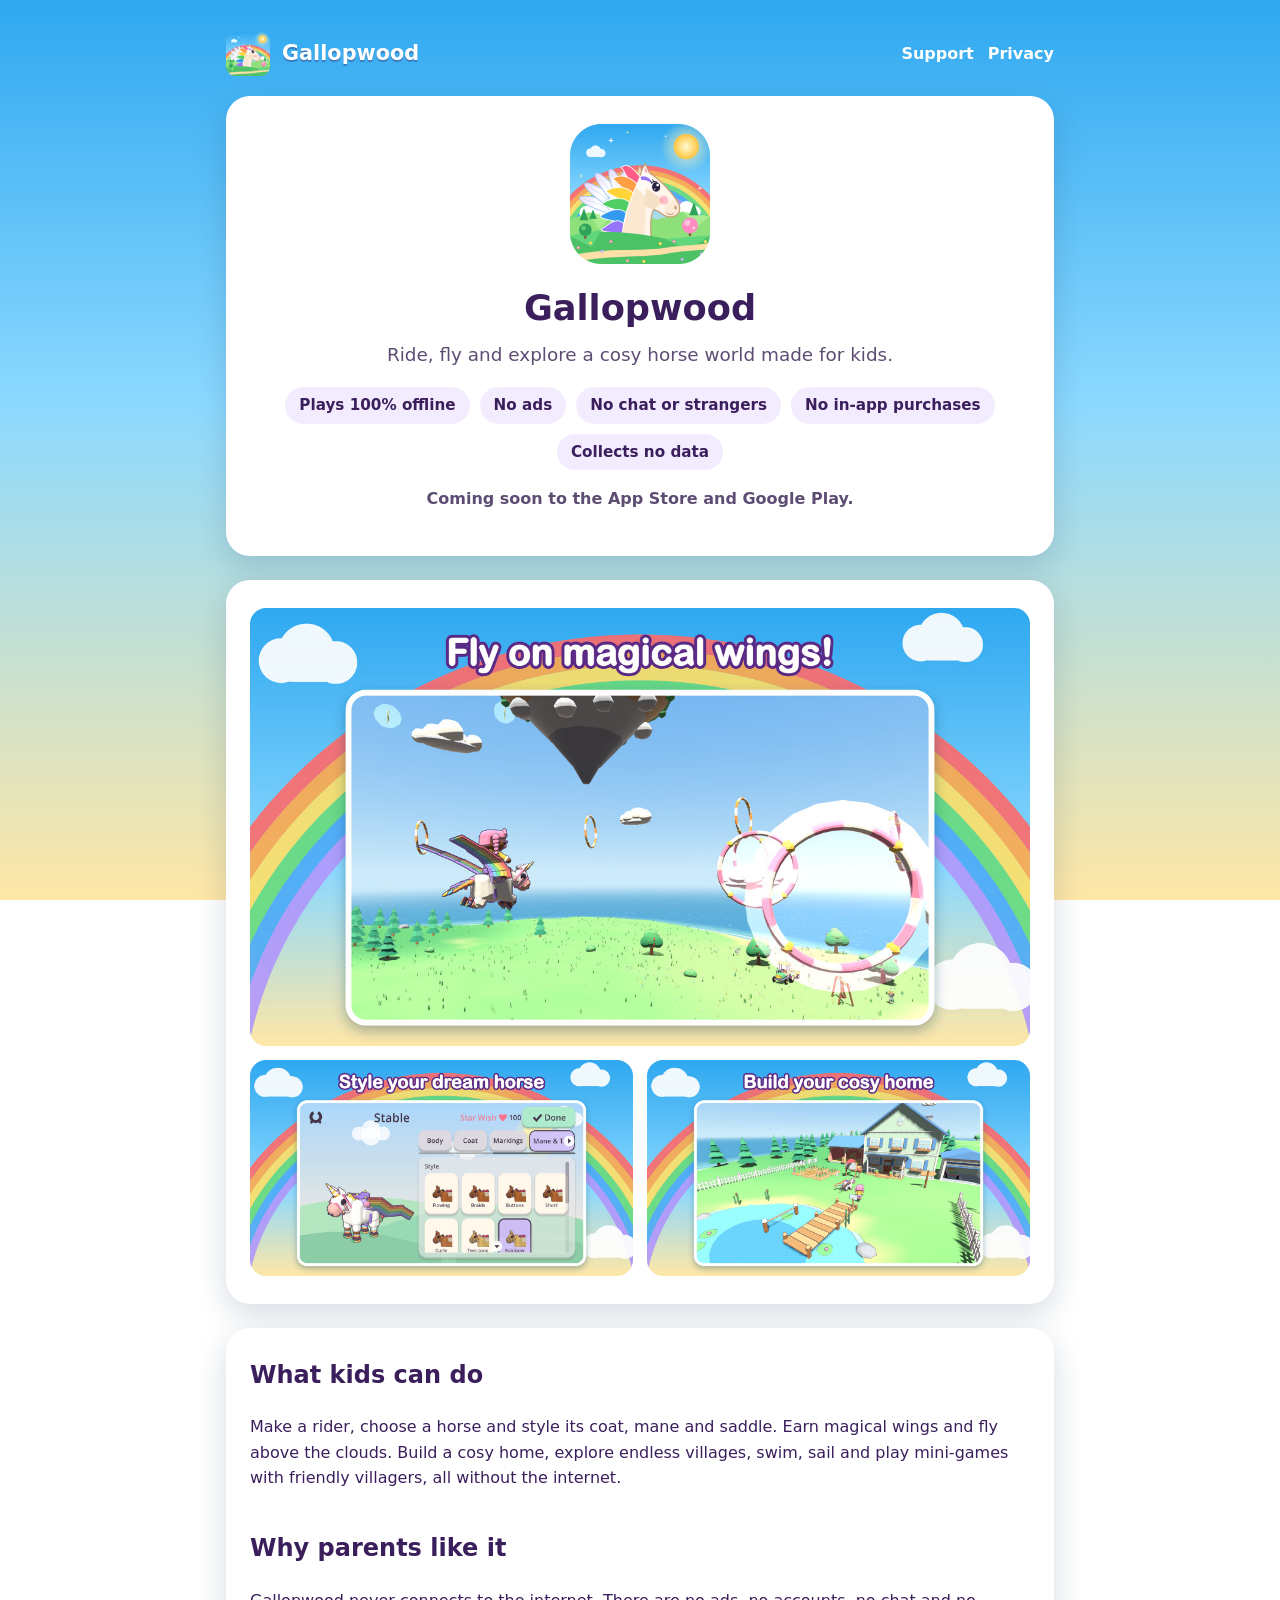
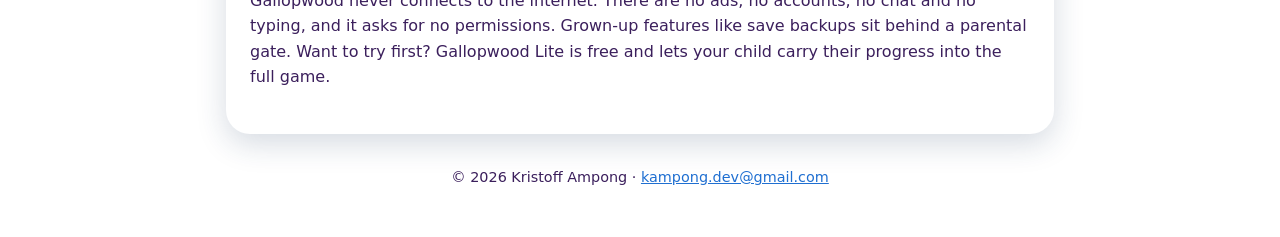
<file: index.html>
<!doctype html>
<html lang="en">
<head>
<meta charset="utf-8">
<meta name="viewport" content="width=device-width, initial-scale=1">
<title>Gallopwood: Horse Adventure</title>
<meta name="description" content="A cosy, fully offline horse adventure for kids. Ride, fly and explore. No ads, no chat, no data collected.">
<link rel="icon" href="assets/favicon.png">
<link rel="stylesheet" href="assets/style.css">
</head>
<body>
<div class="wrap">
  <header class="top">
    <img src="assets/favicon.png" alt="">
    <a class="brand" href="./">Gallopwood</a>
    <nav><a href="support/">Support</a><a href="privacy/">Privacy</a></nav>
  </header>

  <section class="card hero">
    <img class="icon" src="assets/icon.png" alt="Gallopwood app icon: a winged horse with a rainbow mane">
    <h1>Gallopwood</h1>
    <p class="tag">Ride, fly and explore a cosy horse world made for kids.</p>
    <div class="badges">
      <span class="badge">Plays 100% offline</span>
      <span class="badge">No ads</span>
      <span class="badge">No chat or strangers</span>
      <span class="badge">No in-app purchases</span>
      <span class="badge">Collects no data</span>
    </div>
    <p class="soon">Coming soon to the App Store and Google Play.</p>
  </section>

  <section class="card">
    <div class="shots">
      <img src="assets/shot-fly.jpg" alt="Flying a winged horse through rings in the sky">
      <img src="assets/shot-stable.jpg" alt="Styling a horse in the stable">
      <img src="assets/shot-home.jpg" alt="A cosy home with a garden, pond and dock">
    </div>
  </section>

  <section class="card">
    <h2 style="margin-top:0">What kids can do</h2>
    <p>Make a rider, choose a horse and style its coat, mane and saddle. Earn magical wings and fly above the clouds. Build a cosy home, explore endless villages, swim, sail and play mini-games with friendly villagers, all without the internet.</p>
    <h2>Why parents like it</h2>
    <p>Gallopwood never connects to the internet. There are no ads, no accounts, no chat and no typing, and it asks for no permissions. Grown-up features like save backups sit behind a parental gate. Want to try first? Gallopwood Lite is free and lets your child carry their progress into the full game.</p>
  </section>

  <footer>&copy; 2026 Kristoff Ampong &middot; <a href="mailto:kampong.dev@gmail.com">kampong.dev@gmail.com</a></footer>
</div>
</body>
</html>
</file>
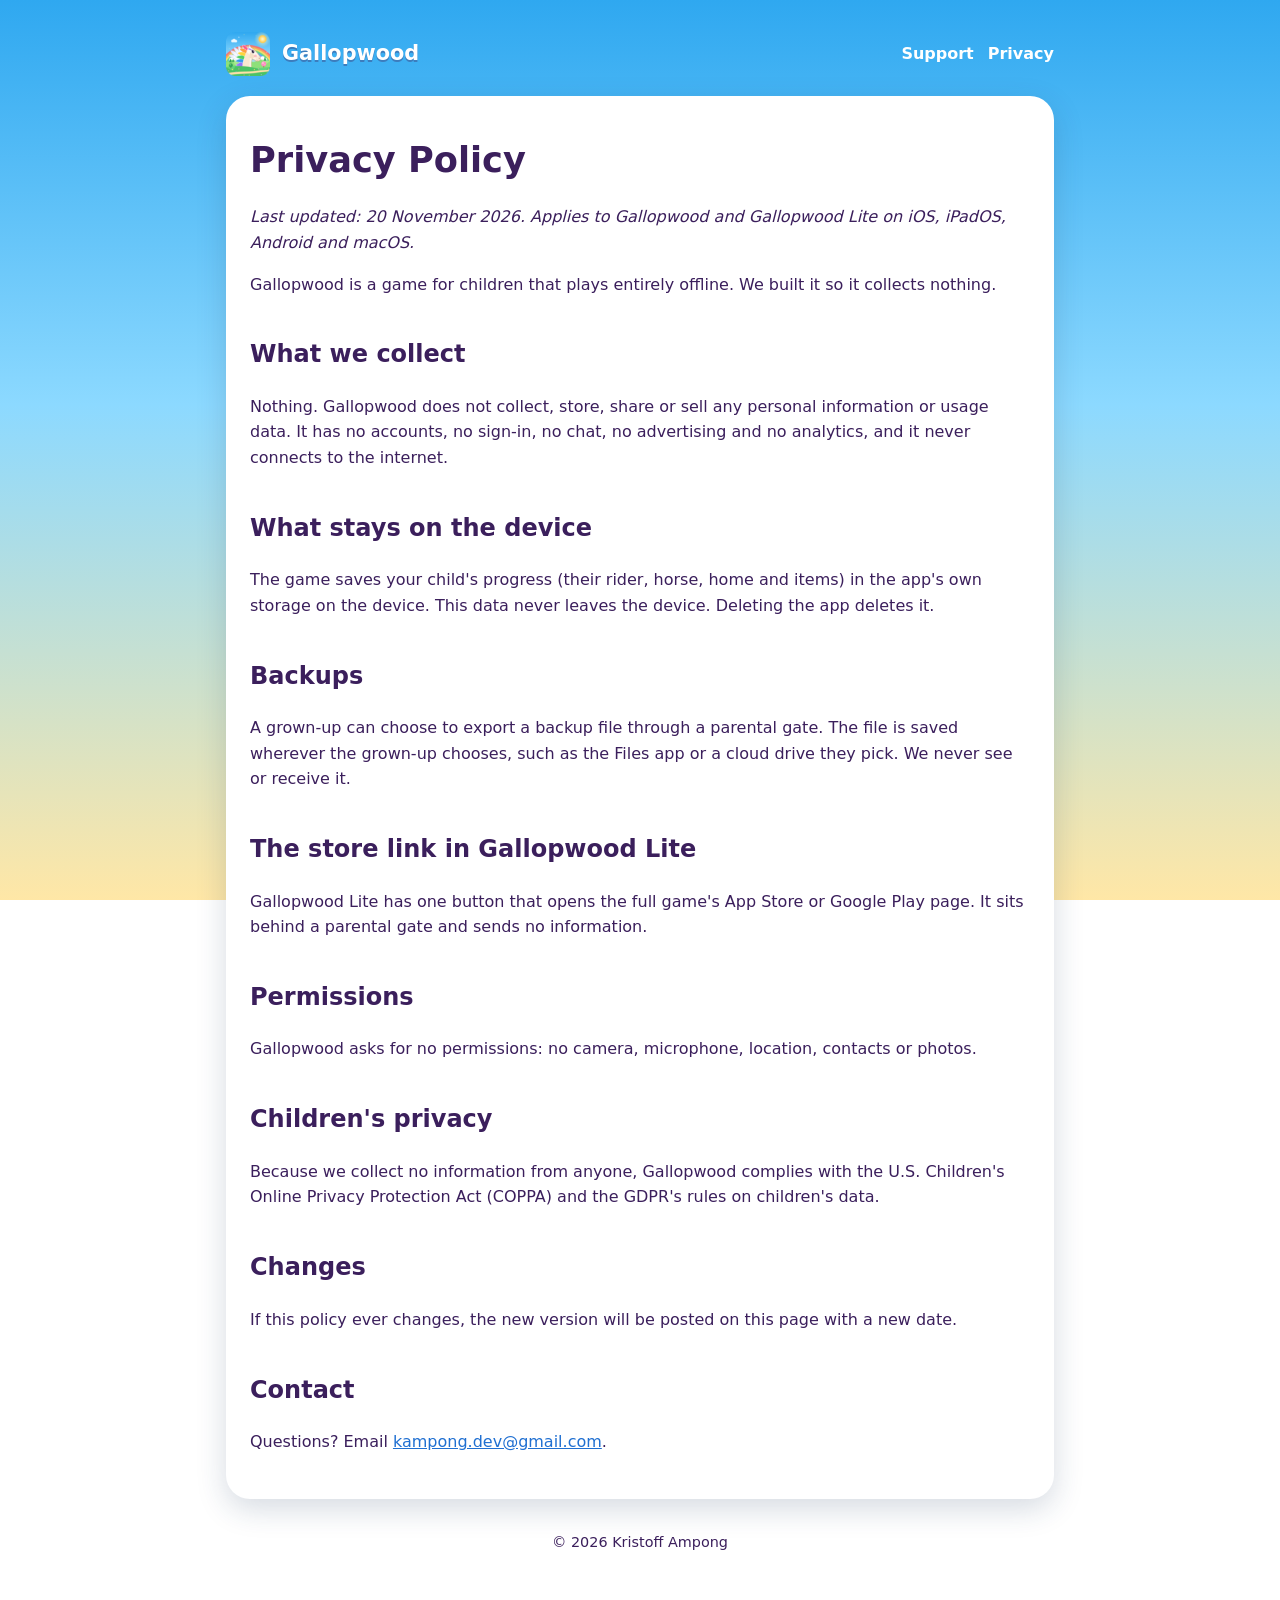
<file: privacy/index.html>
<!doctype html>
<html lang="en">
<head>
<meta charset="utf-8">
<meta name="viewport" content="width=device-width, initial-scale=1">
<title>Privacy Policy · Gallopwood</title>
<link rel="icon" href="../assets/favicon.png">
<link rel="stylesheet" href="../assets/style.css">
</head>
<body>
<div class="wrap">
  <header class="top">
    <img src="../assets/favicon.png" alt="">
    <a class="brand" href="../">Gallopwood</a>
    <nav><a href="../support/">Support</a><a href="./">Privacy</a></nav>
  </header>
  <article class="card">
    <h1>Privacy Policy</h1>
    <p><em>Last updated: 20 November 2026. Applies to Gallopwood and Gallopwood Lite on iOS, iPadOS, Android and macOS.</em></p>
    <p>Gallopwood is a game for children that plays entirely offline. We built it so it collects nothing.</p>

    <h2>What we collect</h2>
    <p>Nothing. Gallopwood does not collect, store, share or sell any personal information or usage data. It has no accounts, no sign-in, no chat, no advertising and no analytics, and it never connects to the internet.</p>

    <h2>What stays on the device</h2>
    <p>The game saves your child's progress (their rider, horse, home and items) in the app's own storage on the device. This data never leaves the device. Deleting the app deletes it.</p>

    <h2>Backups</h2>
    <p>A grown-up can choose to export a backup file through a parental gate. The file is saved wherever the grown-up chooses, such as the Files app or a cloud drive they pick. We never see or receive it.</p>

    <h2>The store link in Gallopwood Lite</h2>
    <p>Gallopwood Lite has one button that opens the full game's App Store or Google Play page. It sits behind a parental gate and sends no information.</p>

    <h2>Permissions</h2>
    <p>Gallopwood asks for no permissions: no camera, microphone, location, contacts or photos.</p>

    <h2>Children's privacy</h2>
    <p>Because we collect no information from anyone, Gallopwood complies with the U.S. Children's Online Privacy Protection Act (COPPA) and the GDPR's rules on children's data.</p>

    <h2>Changes</h2>
    <p>If this policy ever changes, the new version will be posted on this page with a new date.</p>

    <h2>Contact</h2>
    <p>Questions? Email <a href="mailto:kampong.dev@gmail.com">kampong.dev@gmail.com</a>.</p>
  </article>
  <footer>&copy; 2026 Kristoff Ampong</footer>
</div>
</body>
</html>
</file>
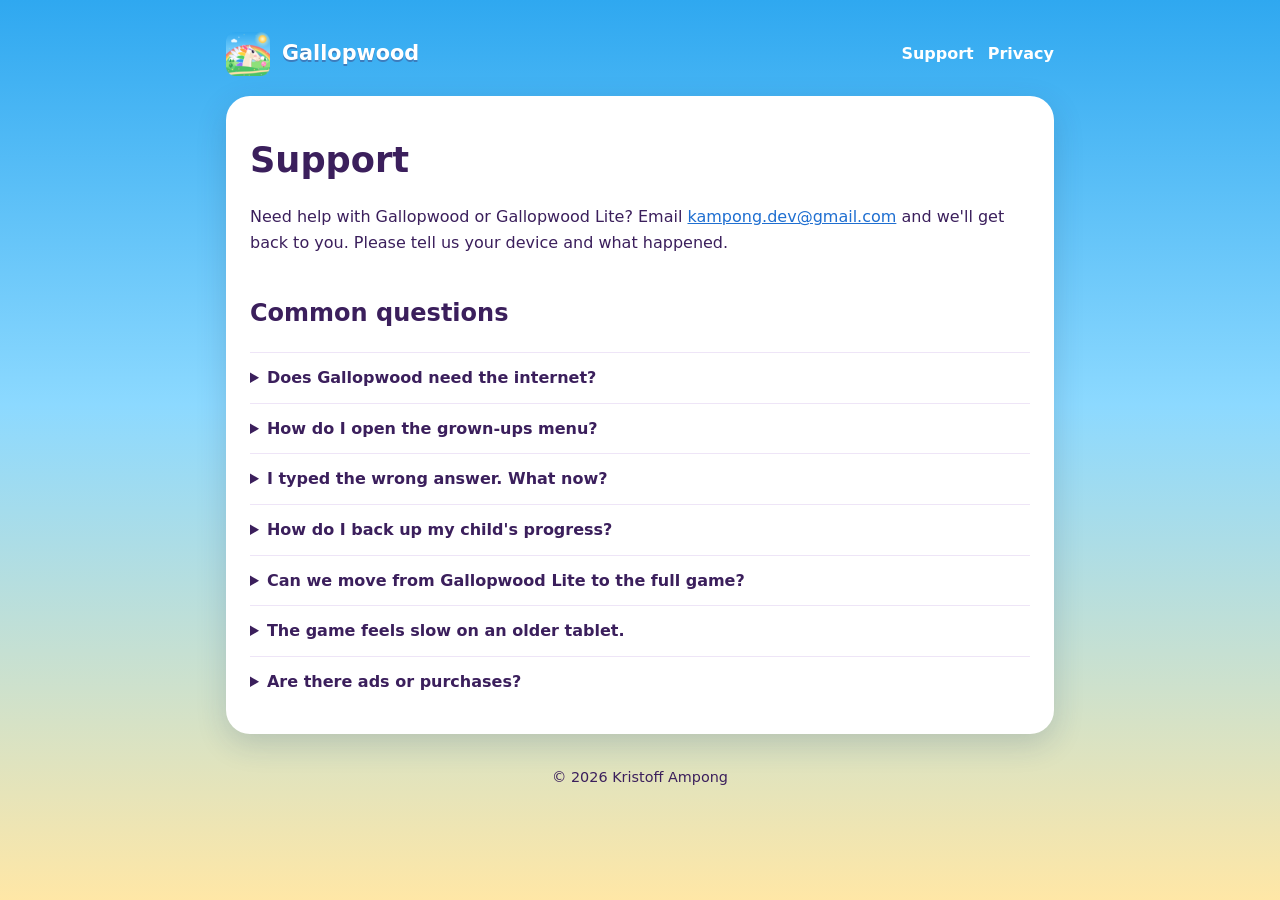
<file: support/index.html>
<!doctype html>
<html lang="en">
<head>
<meta charset="utf-8">
<meta name="viewport" content="width=device-width, initial-scale=1">
<title>Support · Gallopwood</title>
<link rel="icon" href="../assets/favicon.png">
<link rel="stylesheet" href="../assets/style.css">
</head>
<body>
<div class="wrap">
  <header class="top">
    <img src="../assets/favicon.png" alt="">
    <a class="brand" href="../">Gallopwood</a>
    <nav><a href="./">Support</a><a href="../privacy/">Privacy</a></nav>
  </header>
  <article class="card">
    <h1>Support</h1>
    <p>Need help with Gallopwood or Gallopwood Lite? Email <a href="mailto:kampong.dev@gmail.com">kampong.dev@gmail.com</a> and we'll get back to you. Please tell us your device and what happened.</p>

    <h2>Common questions</h2>
    <details><summary>Does Gallopwood need the internet?</summary>
      <p>No. It plays fully offline, so it's great for car trips and flights.</p></details>
    <details><summary>How do I open the grown-ups menu?</summary>
      <p>Open the pause menu and tap Grown-ups. Hold the button for 3 seconds. Then read the sum written in words, such as "twenty-four plus thirteen", type the answer on the number pad and tap OK. The keys move around each time, so children can't learn the pattern.</p></details>
    <details><summary>I typed the wrong answer. What now?</summary>
      <p>The grown-ups menu takes a short break after a wrong answer. Wait about 30 seconds, then try again with a new sum. The break ends when the time is up or when the app is closed and reopened.</p></details>
    <details><summary>How do I back up my child's progress?</summary>
      <p>In the Grown-ups menu, choose Save backup and keep the file somewhere safe, such as the Files app or your cloud drive. To bring it back, choose Restore backup and pick the file.</p></details>
    <details><summary>Can we move from Gallopwood Lite to the full game?</summary>
      <p>Yes. In Lite, choose Save backup in the Grown-ups menu. In the full game, choose Restore backup and pick that file, and everything carries over. On iPhone or iPad, first use the Files app to copy the backup from the Gallopwood Lite folder into the Gallopwood folder.</p></details>
    <details><summary>The game feels slow on an older tablet.</summary>
      <p>Gallopwood picks lighter graphics automatically on older devices. Closing other apps helps. If it still stutters, email us your device model.</p></details>
    <details><summary>Are there ads or purchases?</summary>
      <p>No. Gallopwood has no ads and no in-app purchases. Gallopwood Lite is free; the full game is a one-time purchase.</p></details>
  </article>
  <footer>&copy; 2026 Kristoff Ampong</footer>
</div>
</body>
</html>
</file>
<file: assets/style.css>
:root {
  --ink: #3b1f5c;
  --muted: #5d4d73;
  --sky1: #2fa8f0;
  --sky2: #8cd9ff;
  --sand: #ffe7a6;
  --card: #ffffff;
  --accent: #ff5c8a;
}
* { box-sizing: border-box; }
body {
  margin: 0;
  font-family: "Nunito", "Arial Rounded MT Bold", system-ui, -apple-system, sans-serif;
  color: var(--ink);
  background: linear-gradient(180deg, var(--sky1) 0%, var(--sky2) 45%, var(--sand) 100%) fixed;
  line-height: 1.6;
}
a { color: #1f6fd1; }
.wrap { max-width: 860px; margin: 0 auto; padding: 24px 16px 48px; }
header.top { display: flex; align-items: center; gap: 12px; padding: 8px 0 20px; }
header.top img { width: 44px; height: 44px; }
header.top a.brand { font-weight: 800; font-size: 1.3rem; color: #fff; text-decoration: none; text-shadow: 0 2px 0 rgba(59,31,92,.35); }
nav { margin-left: auto; display: flex; gap: 14px; }
nav a { color: #fff; font-weight: 700; text-decoration: none; }
.card { background: var(--card); border-radius: 24px; padding: 28px 24px; box-shadow: 0 10px 30px rgba(27,58,92,.18); margin-bottom: 24px; }
.hero { text-align: center; }
.hero img.icon { width: 140px; height: 140px; }
h1 { font-size: 2.2rem; margin: 8px 0 4px; }
h2 { margin-top: 1.6em; }
.tag { font-size: 1.15rem; color: var(--muted); margin: 0 0 18px; }
.badges { display: flex; flex-wrap: wrap; justify-content: center; gap: 10px; margin: 16px 0 4px; }
.badge { background: #f3ecff; color: var(--ink); border-radius: 999px; padding: 6px 14px; font-weight: 700; font-size: .95rem; }
.shots { display: grid; grid-template-columns: 1fr; gap: 14px; }
.shots img { width: 100%; border-radius: 16px; }
@media (min-width: 700px) { .shots { grid-template-columns: 1fr 1fr; } .shots img:first-child { grid-column: 1 / -1; } }
.soon { color: var(--muted); font-weight: 700; }
footer { text-align: center; color: var(--ink); font-size: .9rem; padding-top: 8px; }
details { border-top: 1px solid #eee5f7; padding: 12px 0; }
details summary { font-weight: 800; cursor: pointer; }
</file>
